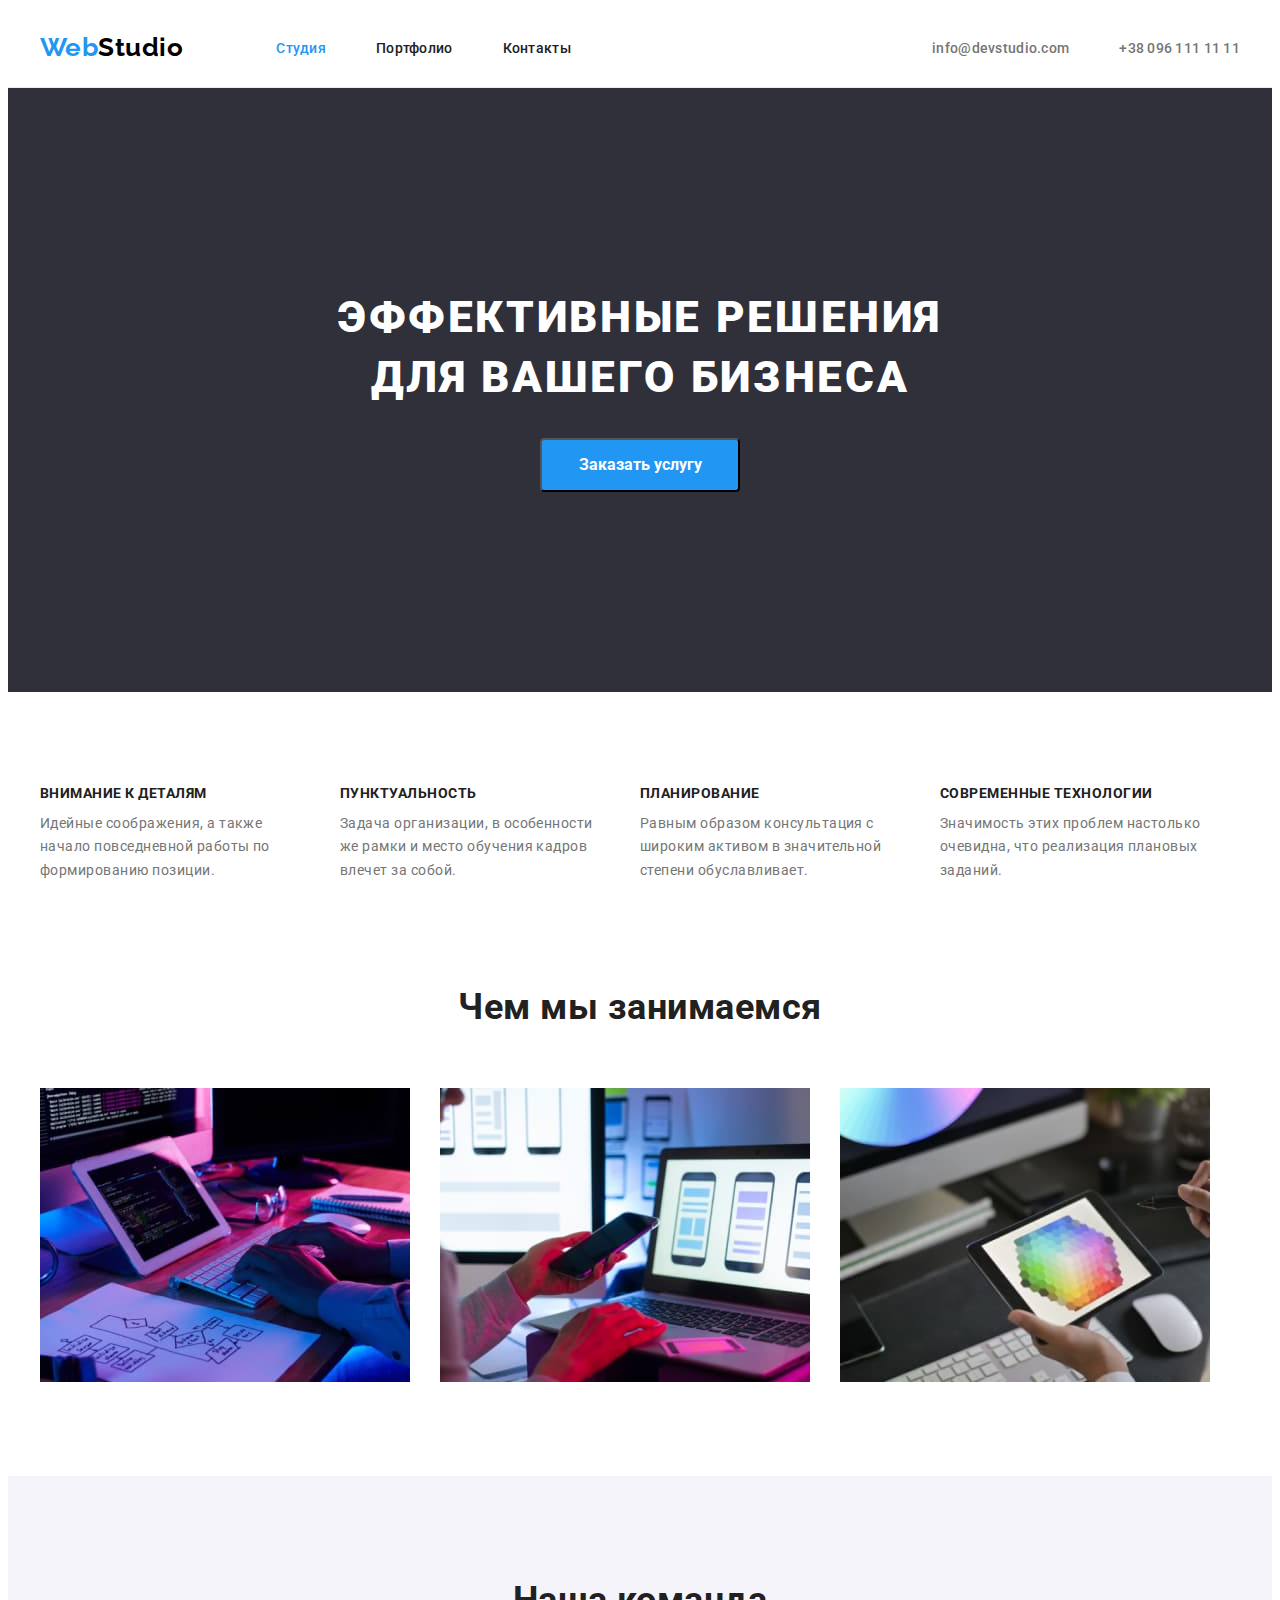
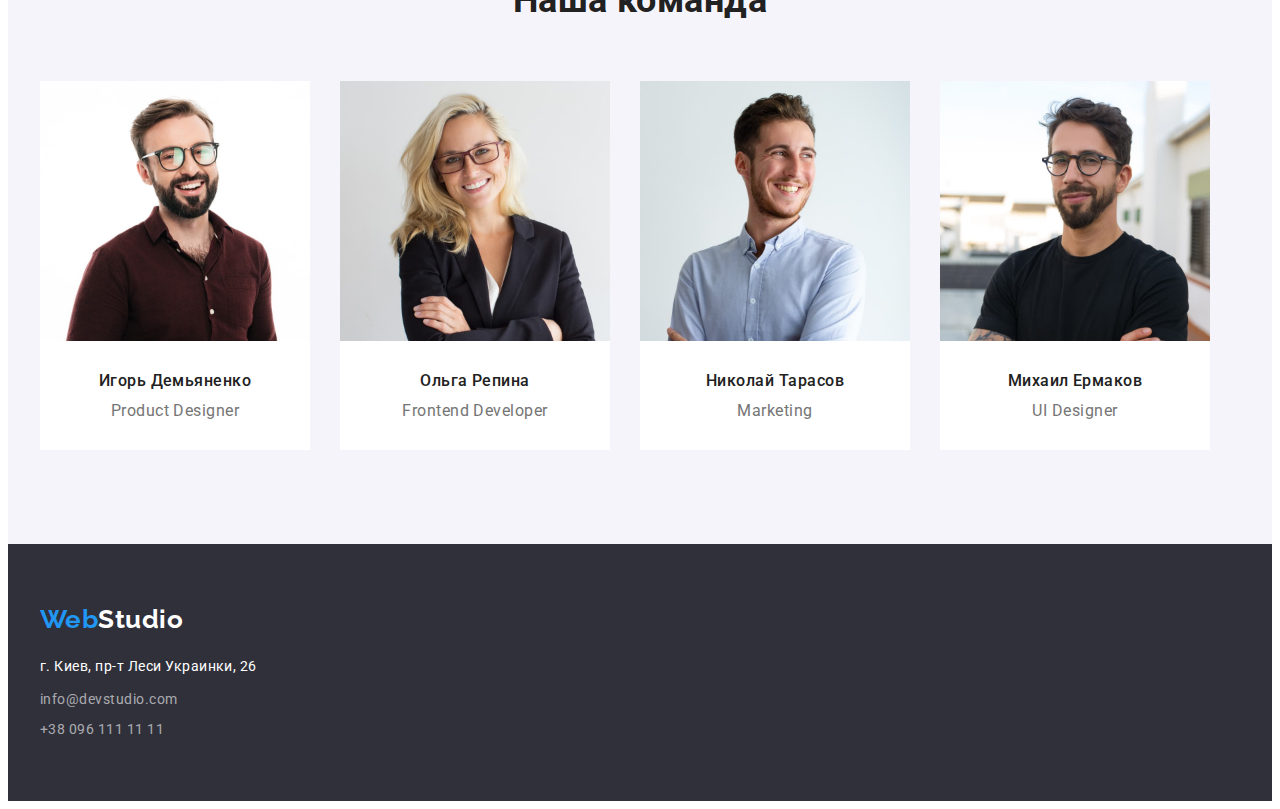
<file: index.html>
<!DOCTYPE html>
<html lang="ru">
<head>
    <meta charset="UTF-8">
    <meta http-equiv="X-UA-Compatible" content="IE=edge">
    <meta name="viewport" content="width=device-width, initial-scale=1.0">
    <title>Document</title>
    <link rel="preconnect" href="https://fonts.googleapis.com">
<link rel="preconnect" href="https://fonts.gstatic.com" crossorigin>
<link href="https://fonts.googleapis.com/css2?family=Raleway:wght@700&family=Roboto:wght@400;500;700;900&display=swap" rel="stylesheet">
<link rel="stylesheet" href="https://cdnjs.cloudflare.com/ajax/libs/modern-normalize/1.1.0/modern-normalize.min.css" integrity="sha512-wpPYUAdjBVSE4KJnH1VR1HeZfpl1ub8YT/NKx4PuQ5NmX2tKuGu6U/JRp5y+Y8XG2tV+wKQpNHVUX03MfMFn9Q==" crossorigin="anonymous" referrerpolicy="no-referrer"/>
<link rel="stylesheet" href="./css/styles.css"/ >
</head>
<body>
<header class="header">
    <div class="container header-container">
    <nav class="site-nav">
        <a href="" class="logo logo-header"><span class="logo-part logo">Web</span>Studio</a>
        <ul class="header-nav">
            <li class="header-nav-item"><a href="./index.html" class="link-nav current">Студия</a></li>
            <li class="header-nav-item"><a href="./portfolio.html" class="link-nav">Портфолио</a></li>
            <li class="header-nav-item"><a href="" class="link-nav">Контакты</a></li>
        </ul>
    </nav>
    <ul class="header-connection">
    <li class="header-connection-item"><a href="mailto:info@devstudio.com" class="header-contact">info@devstudio.com</a></li>
    <li class="header-connection-item"><a href="tel:+380961111111" class="header-contact">+38 096 111 11 11</a></li>
    </ul>
</div>
</header>
 <main>
     <section class="hero">
        <div class="container">
         <h1 class="hero-title">Эффективные решения для вашего бизнеса</h1>
         <button type="button" class="hero-button">Заказать услугу</button>
        </div>
     </section>
     <section class="section">
        <div class="container">
            <h2 class="visually-hidden">Особенности работы с нами</h2>
         <ul class="benefits">
             <li class="benefits-item">
                 <h3 class="benefits-title">Внимание к деталям</h3>
                 <p class="benefits-text">Идейные соображения, а также начало повседневной работы по формированию позиции.</p>
             </li>
             <li class="benefits-item">
                <h3 class="benefits-title">Пунктуальность</h3>
                <p class="benefits-text">Задача организации, в особенности же рамки и место обучения кадров влечет за собой.</p>
            </li>
            <li class="benefits-item">
                <h3 class="benefits-title">Планирование</h3>
                <p class="benefits-text">Равным образом консультация с широким активом в значительной степени обуславливает.</p>
            </li>
            <li class="benefits-item">
                <h3 class="benefits-title">Современные технологии</h3>
                <p class="benefits-text">Значимость этих проблем настолько очевидна, что реализация плановых заданий.</p>
            </li>
         </ul>
        </div>
        </section>
        <section class="section about-us-section">
            <div class="container">
             <h2 class="about-us">Чем мы занимаемся</h2>
            <ul class="about-us-list">
                <li class="about-us-list-item">
                    <img src="./images/what-are-we-doing-a.jpg" alt="человек печатает на компьютере" width="370" height="294">
                </li>
                <li class="about-us-list-item">
                    <img src="./images/what-are-we-doing-b.jpg" alt="человек смотрит в телефон" width="370" height="294">
                </li>
                <li class="about-us-list-item">
                    <img src="./images/what-are-we-doing-c.jpg" alt="человек выбирает цвет на планшете" width="370" height="294">
                </li>
            </ul>
        </div> 
        </section>
         <section class="section command">
             <div class="container">
            <h2 class="about-us">Наша команда</h2>
            <ul class="command-list">
                <li class="command-list-item">
                    <img src="./images/foto-igor.jpg" alt="фото игорь демьяненко" width="270" height="260">
                    <div class="team">
                    <h3 class="name-employee">Игорь Демьяненко</h3>
                    <p lang="en" class="position">Product Designer</p>
                </div>
                </li>
                <li class="command-list-item">
                   <img src="./images/foto-olga.jpg" alt="фото ольга репина" width="270" height="260">
                   <div class="team">
                   <h3 class="name-employee">Ольга Репина</h3>
                   <p lang="en" class="position">Frontend Developer</p>
                </div>
               </li>
               <li class="command-list-item">
                   <img src="./images/foto-nikolai.jpg" alt="фото николай тарасов" width="270" height="260">
                   <div class="team">
                   <h3 class="name-employee">Николай Тарасов</h3>
                   <p lang="en" class="position">Marketing</p>
                   </div>
               </li>
               <li class="command-list-item">
                   <img src="./images/foto-mihail.jpg" alt="фото михаил ермаков" width="270" height="260">
                   <div class="team">
                   <h3 class="name-employee">Михаил Ермаков</h3>
                   <p lang="en" class="position">UI Designer</p>
                   </div>
               </li>
            </ul>
        </div>
     </section>
 </main>
 <footer class="footer">
    <div class="container">
    <a href="" class="logo logo-footer"><span class="logo-part logo">Web</span>Studio</h3></a>
    <address>
        <ul class="footer-contact">
        <li class="item-contact"><a href="" class="contact">г. Киев, пр-т Леси Украинки, 26</a></li>
        <li class="item-connection"><a href="mailto:info@devstudio.com" class="contact connection">info@devstudio.com</a></li>
        <li class="item-connection"><a href="tel:+380961111111" class="contact connection">+38 096 111 11 11</a></li>
    </ul>
</address>
</div>
 </footer>   
</body>
</html>
</file>
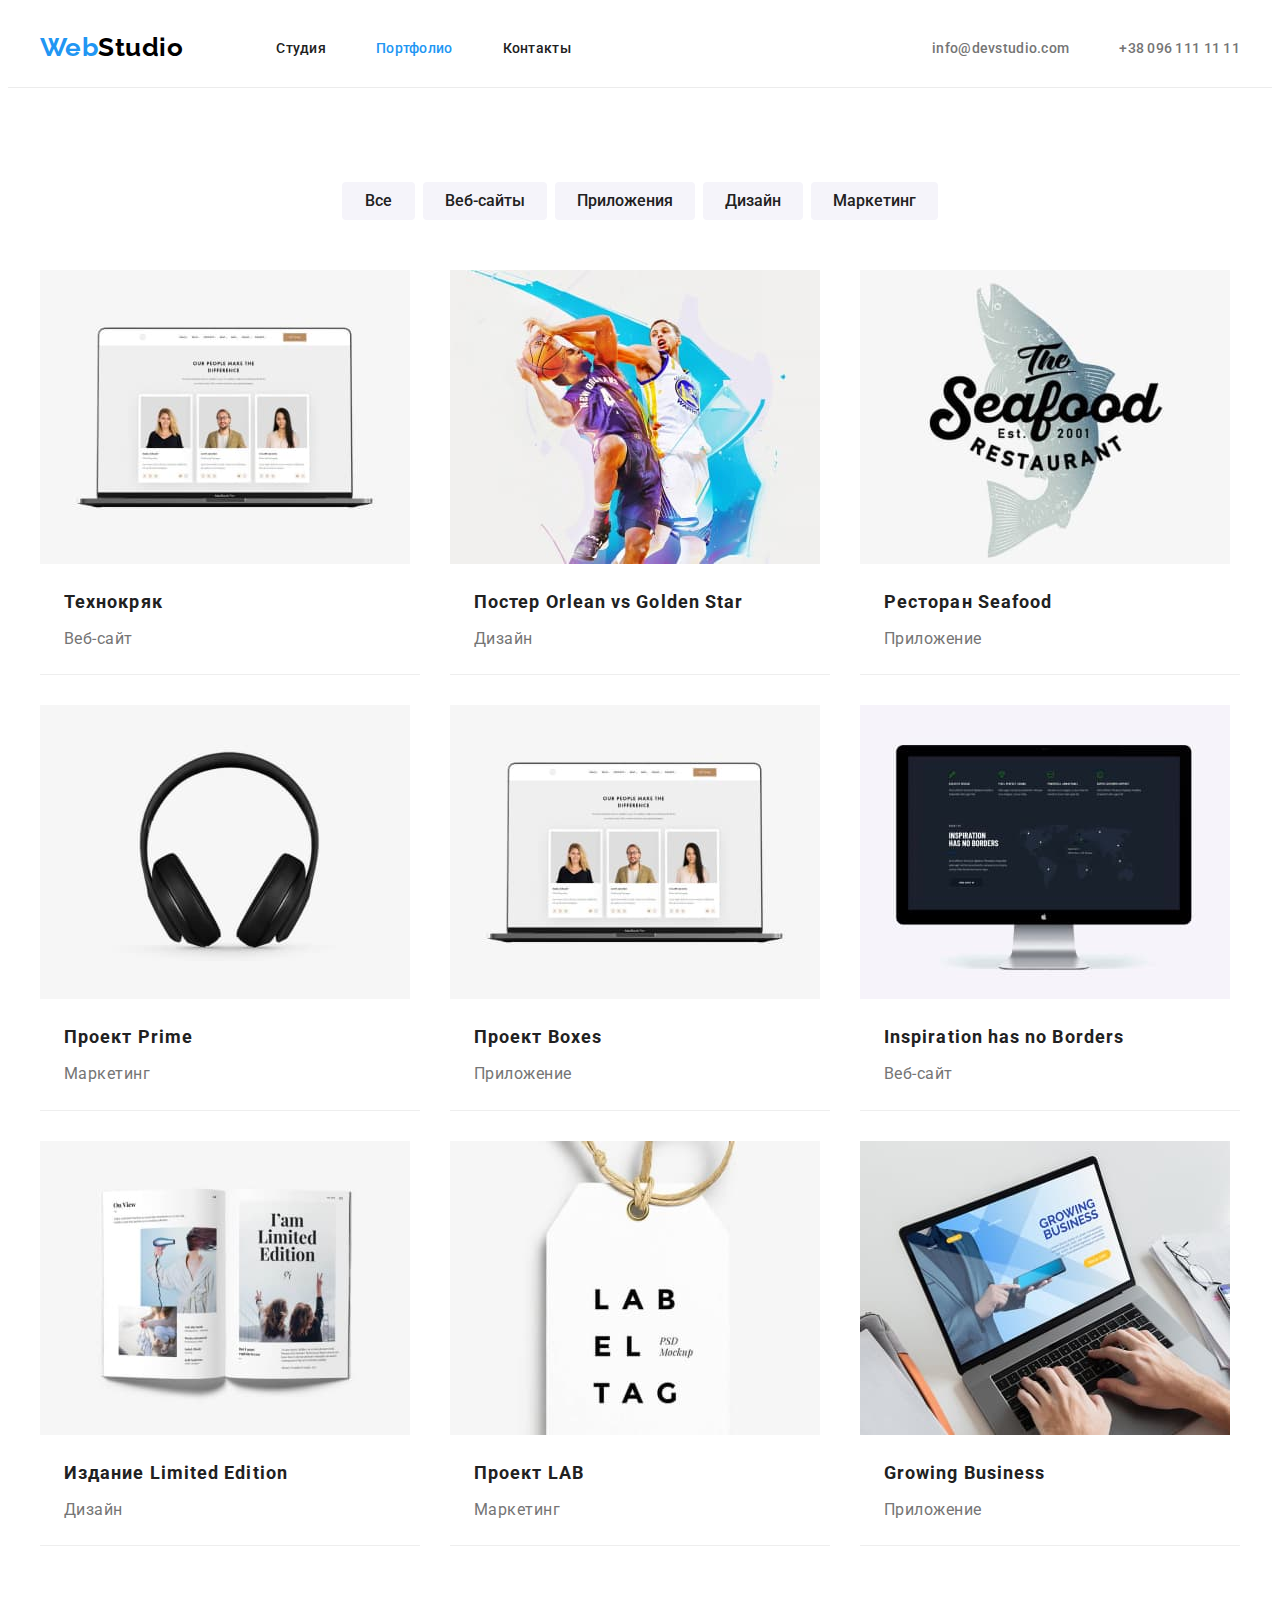
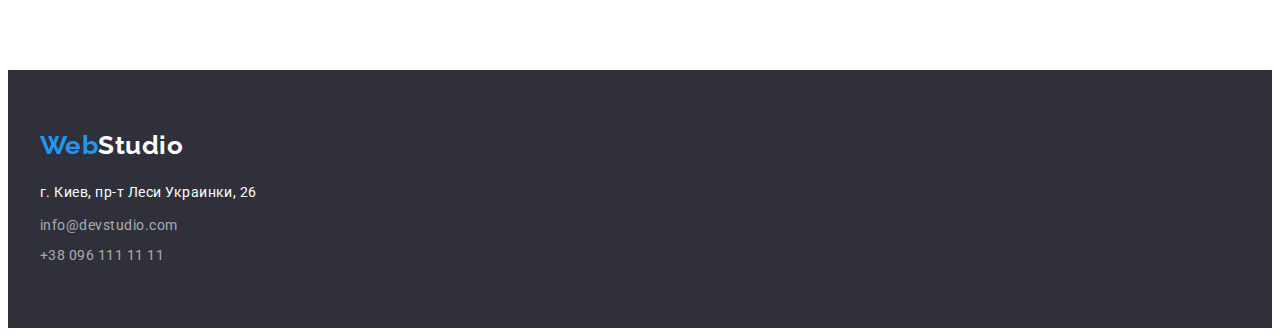
<file: portfolio.html>
<!DOCTYPE html>
<html lang="ru">
<head>
    <meta charset="UTF-8">
    <meta http-equiv="X-UA-Compatible" content="IE=edge">
    <meta name="viewport" content="width=device-width, initial-scale=1.0">
    <title>Document</title>
    <link rel="preconnect" href="https://fonts.googleapis.com">
<link rel="preconnect" href="https://fonts.gstatic.com" crossorigin>
<link href="https://fonts.googleapis.com/css2?family=Raleway:wght@700&family=Roboto:wght@400;500;700;900&display=swap" rel="stylesheet">
<link rel="stylesheet" href="https://cdnjs.cloudflare.com/ajax/libs/modern-normalize/1.1.0/modern-normalize.min.css" integrity="sha512-wpPYUAdjBVSE4KJnH1VR1HeZfpl1ub8YT/NKx4PuQ5NmX2tKuGu6U/JRp5y+Y8XG2tV+wKQpNHVUX03MfMFn9Q==" crossorigin="anonymous" referrerpolicy="no-referrer"/>
<link rel="stylesheet" href="./css/styles.css"/>
</head>
<body>
    <header class="header">
        <div class="container header-container">
        <nav class="site-nav">
            <a href="" class="logo logo-header"><span class="logo-part logo">Web</span>Studio</a>
            <ul class="header-nav">
                <li class="header-nav-item"><a href="./index.html" class="link-nav">Студия</a></li>
                <li class="header-nav-item"><a href="./portfolio.html" class="link-nav current">Портфолио</a></li>
                <li class="header-nav-item"><a href="" class="link-nav">Контакты</a></li>
            </ul>
        </nav>
        <ul class="header-connection">
        <li class="header-connection-item"><a href="mailto:info@devstudio.com" class="header-contact">info@devstudio.com</a></li>
        <li class="header-connection-item"><a href="tel:+380961111111" class="header-contact">+38 096 111 11 11</a></li>
        </ul>
    </div>
    </header>
 <main>
    <section class="section">
        <div class="container">
        <h1  class="visually-hidden">Примеры работ</h1>
        <ul class="portfolio-list">
            <li class="portfolio-list-item"><button type="button" class="portfolio-button">Все</button></li>
            <li class="portfolio-list-item"><button type="button" class="portfolio-button">Веб-сайты</button></li>
            <li class="portfolio-list-item"><button type="button" class="portfolio-button">Приложения</button></li>
            <li class="portfolio-list-item"><button type="button" class="portfolio-button">Дизайн</button></li>
            <li class="portfolio-list-item"><button type="button" class="portfolio-button">Маркетинг</button></li>
        </ul>
            <ul class="project">
                <li class="project-item">
                    <a href="">
                    <img src="./images/tehnokriak.jpg" alt="фото веб-сайта на ноутбуке" width="370" height="294">
                    <div class="about-project">
                    <h2 class="name-project">Технокряк</h2>
                    <p class="type-project">Веб-сайт</p>
                </div>
                </a>
                </li>
                <li class="project-item">
                    <a href="">
                    <img src="./images/new-orlean-vs-golden-star.jpg" alt="постер два спортсмена" width="370" height="294">
                    <div class="about-project">
                    <h2 class="name-project">Постер <span lang="en">Orlean vs Golden Star</span> </h2>
                    <p class="type-project">Дизайн</p>
                    </div>
                </a>
                </li>                
                <li class="project-item">
                    <a href="">
                    <img src="./images/seafood.jpg" alt="постер приложения рыба" width="370" height="294">
                    <div class="about-project">
                    <h2 class="name-project">Ресторан <span lang="en">Seafood</span></h2>
                    <p class="type-project">Приложение</p>
                </div>
                </a>
                </li>                
                <li class="project-item">
                    <a href="">
                    <img src="./images/prime.jpg" alt="наушники" width="370" height="294">
                    <div class="about-project">
                    <h2 class="name-project">Проект <span lang="en">Prime</span></h2>
                    <p class="type-project">Маркетинг</p>
                </div>
                </a>
                </li>                               
                <li class="project-item">
                    <a href="">
                    <img src="./images/tehnokriak.jpg" alt="фото веб-сайта" width="370" height="294">
                    <div class="about-project">
                    <h2 class="name-project">Проект <span lang="en">Boxes</span></h2>
                    <p class="type-project">Приложение</p>
                </div>
                </a>
                </li>                
                <li class="project-item">
                    <a href="">
                    <img src="./images/inspiration-has-no-borders.jpg" alt="фото веб-сайта на экране" width="370" height="294">
                    <div class="about-project">
                    <h2 lang="en" class="name-project">Inspiration has no Borders</h2>
                    <p class="type-project">Веб-сайт</p>
                </div>
                </a>
                </li>                
                <li class="project-item">
                    <a href="">
                    <img src="./images/limited-edition.jpg" alt="журнал" width="370" height="294">
                    <div class="about-project">
                    <h2 class="name-project">Издание <span lang="en">Limited Edition</span></h2>
                    <p class="type-project">Дизайн</p>
                </div>
                </a>
                </li>                
                <li class="project-item">
                    <a href="">
                    <img src="./images/lab.jpg" alt="бирка с лого проекта" width="370" height="294">
                    <div class="about-project">
                    <h2 class="name-project">Проект <span lang="en">LAB</span></h2>
                    <p class="type-project">Маркетинг</p>
                </div>
                </a>
                </li>
                <li class="project-item">
                    <a href="">
                    <img src="./images/growing-business.jpg" alt="на экране ноутбука изображен веб-сат" width="370" height="294">
                    <div class="about-project">
                    <h2 lang="en" class="name-project">Growing Business</h2>
                    <p class="type-project">Приложение</p>
                </div>
                </a>
                </li>
                </ul>
            </div>
                </section>
 </main>
 <footer class="footer">
    <div class="container footer-container">
        <div class="footer-link">
    <a href="" class="logo logo-footer"><span class="logo-part logo">Web</span>Studio</h3></a>
</div>
    <address>
        <ul class="footer-contact">
        <li class="item-contact"><a href="" class="contact">г. Киев, пр-т Леси Украинки, 26</a></li>
        <li class="item-connection"><a href="mailto:info@devstudio.com" class="contact connection">info@devstudio.com</a></li>
        <li class="item-connection"><a href="tel:+380961111111" class="contact connection">+38 096 111 11 11</a></li>
    </ul>
</address>
</div>
 </footer>   
</body>
</html>
</file>
<file: css/styles.css>
/* Шрифты: Raleway 700, Roboto 500, Roboto 900, Roboto 700, Roboto 400*/
/* Основной цвет фона белый #FFFFFF*/
/* Акцент #2196F3 */
/* Цвет основного текста #757575 */
/* вторичный цвет фона #212121; */
/* Цвет футера и секции герой #2F303A - ? думаю это будет по-другому делаться */
/* Цвет секции наша команда #F5F4FA - ? думаю это будет по-другому делаться */

:root {
    --primary-text-color: #757575;
    --title-text-color: #212121; 
    --accent-color: #2196F3;
    --primary-white-color: #FFFFFF;
  }

p,
h1,
h2,
h3,
h4,
h5,
h6 {
    margin: 0;
}

ul {
    list-style: none;
    margin: 0;
    padding-left: 0;
}

img {
  display: block;
  max-width: 100%;
  height: auto;
}
  
  body {
    background-color: var(--primary-white-color);
    color: var(--primary-text-color);

   font-family: Roboto, sans-serif;
   letter-spacing: 0.03em;
  }

  a {
    text-decoration: none;
  }

  .container {
    width: 1200px;
    margin: 0 auto;
    padding-left: 15px;
    padding-right: 15px;
  }

  .section {
    padding: 94px 0px;
  }

   /* Logo */
.logo {
  font-family: Raleway, sans-serif;
  font-weight: 700;  
  font-size: 26px;
  line-height: 1.2;
}

  .logo-header {
  color: #000000;
  margin-right: 93px;
  padding-top: 24px;
  padding-bottom: 24px;
}

/* Site nav */
.site-nav {
  display: flex;
}

.header {
  border-bottom: 1px solid #ECECEC;
}

.header-container {
  display: flex;
  align-items: center;
}

.header-nav {
  display:flex;
  align-items: center;
}

.header-nav-item {
  margin-right: 50px;
}

.header-nav-item:last-child {
  margin-right: 0px; 
} 

.link-nav {
  color: var(--title-text-color);
  font-weight: 500;
  font-size: 14px;
  line-height: 1.1;
  letter-spacing: 0.02em;
  padding-top: 32px;
  padding-bottom: 32px;
}

.link-nav:hover, 
.link-nav:focus {
  color:var(--accent-color);
}

.current {
color: var(--accent-color);
}

.logo-part {
  color: var(--accent-color);
}

.header-connection {
  display: flex;
  margin-left: auto;
}

.header-connection-item {
  margin-right: 50px;
}

.header-connection-item:last-child {
  margin-right: 0px;
}

.header-contact {
 color: var(--primary-text-color);
 font-weight: 500;
 font-size: 14px;
 line-height: 1.1;
 letter-spacing: 0.02em;
 padding-top: 32px;
 padding-bottom: 32px;
}

.header-contact:hover,
.header-contact:focus {
  color: var(--accent-color);
}

/* Hero */

.hero{
  text-align: center;
  padding-top: 200px;
  padding-bottom: 200px;
}

.hero,
.footer {
  background-color: #2F303A;
}

.hero-title {
 color: var(--primary-white-color);
 font-weight: 900;
 font-size: 44px;
 line-height: 1.36;
 letter-spacing: 0.06em;
 text-transform: uppercase;
 margin-bottom: 30px;
 text-align: center;
 width: 696px;
 margin-left: auto;
 margin-right: auto;
}

/* Button */
.hero-button {
color:var(--primary-white-color);
background-color: var(--accent-color);

font-family:inherit;
display:inline-block;
justify-content: center;
cursor: pointer;
font-weight: 700;

min-width: 200px;
font-size: 16px;
line-height: 1.9;
border-radius: 4px;
padding-top: 10px;
padding-bottom: 10px;
padding-right: 32px;
padding-left: 32px;
}

.portfolio-button {
color: var(--title-text-color);
background-color: #F5F4FA;
font-family:inherit; 
justify-content: center;
cursor: pointer;
font-weight: 500;
min-width: 73px;
font-size: 16px;
line-height: 1.6;
border-radius: 4px;
border:transparent;
padding-top: 6px;
padding-bottom: 6px;
padding-right: 22px;
padding-left: 22px;
margin-bottom: 50px;
}

.portfolio-button:hover,
.portfolio-buttonn:focus {
  color: var(--primary-white-color);
  background-color: var(--accent-color);
}

.benefits {
  display: flex;
}

.benefits-item {
  width: 270px;
  margin-right: 30px;
}

.benefits-item:last-child {
  margin-right: 0px;
}

.benefits-title {
 color: var(--title-text-color); 
 font-weight: 700;
 font-size: 14px;
 line-height: 1.1;
 text-transform: uppercase;
 margin-bottom: 10px;
}

.benefits-text {
font-weight: 400;
font-size: 14px;
line-height: 1.7;
}

.about-us-section {
  padding-top: 0px;
}

.about-us-list {
  display: flex;
}

.about-us-list-item {
  margin-right: 30px;
}

.about-us-list-item:last-child {
  margin-right: 0px;
}

.about-us {
color: var(--title-text-color);
font-weight: 700;
font-size: 36px;
line-height: 1.7;
text-align: center;
margin-bottom: 50px;
}

.command {
  background-color: #F5F4FA;
}

.command-list {
  display: flex;
}

.command-list-item {
  margin-right: 30px;
}

.command-list-item:last-child {
  margin-right: 0px;
}

.name-employee {
color: var(--title-text-color);
font-weight: 500;
font-size: 16px;
line-height: 1.2;
text-align: center;
margin-bottom: 10px;
}

.team {
  padding-top: 30px;
  padding-bottom: 30px;
  background-color: var(--primary-white-color);
}

.position {
font-size: 16px;
line-height: 1.2;
text-align: center;
}

.visually-hidden {
  position: absolute;
  width: 1px;
  height: 1px;
  margin: -1px;
  padding: 0;
  overflow: hidden;
  border: 0;
  clip: rect(0 0 0 0);
}

.portfolio-list {
  display: flex;
  justify-content: center;
}

.portfolio-list-item {
  margin-right: 8px;
}

.portfolio-list-item:last-child {
  margin-right: 0px;
}

.project {
  display: flex;
  flex-wrap: wrap;
}

.project-item {
  width: calc((100% - 60px) / 3);
  margin-right: 30px;
  margin-bottom: 30px;
  border-bottom: 1px solid #EEEEEE;
}

.project-item:nth-child(3n) {
  margin-right: 0;
}

.project .item:nth-last-child(-n + 3) {
  margin-bottom: 0px;
}

.about-project {
  padding-top: 20px;
  padding-bottom: 20px;
  padding-left: 24px;
  padding-right: 24px;
}

.name-project {
color: var(--title-text-color);
font-weight: 700;
font-size: 18px;
line-height: 2;
letter-spacing: 0.06em;
margin-bottom: 4px;
}

.type-project {
  color: var(--primary-text-color);
  font-size: 16px;
  line-height: 1.9;
}

/* Footer */
.footer {
  padding-top: 60px;
  padding-bottom: 60px;
}

.logo-footer {
  color:var(--primary-white-color);
  margin-bottom: 20px;
  display: block;
}

.contact {
color: var(--primary-white-color);
font-size: 14px;
line-height: 1.7;
font-style: normal;
}

.connection {
color: rgba(255, 255, 255, 0.6);
}

.footer-contact .item-contact {
  margin-bottom: 9px;
}

.footer-contact .item-connection{
  margin-bottom: 6px;
}

.footer-contact .item-connection:last-child {
  margin-bottom: 0px;
}

.connection:hover,
.connection:focus {
  color: var(--accent-color);
}
</file>
